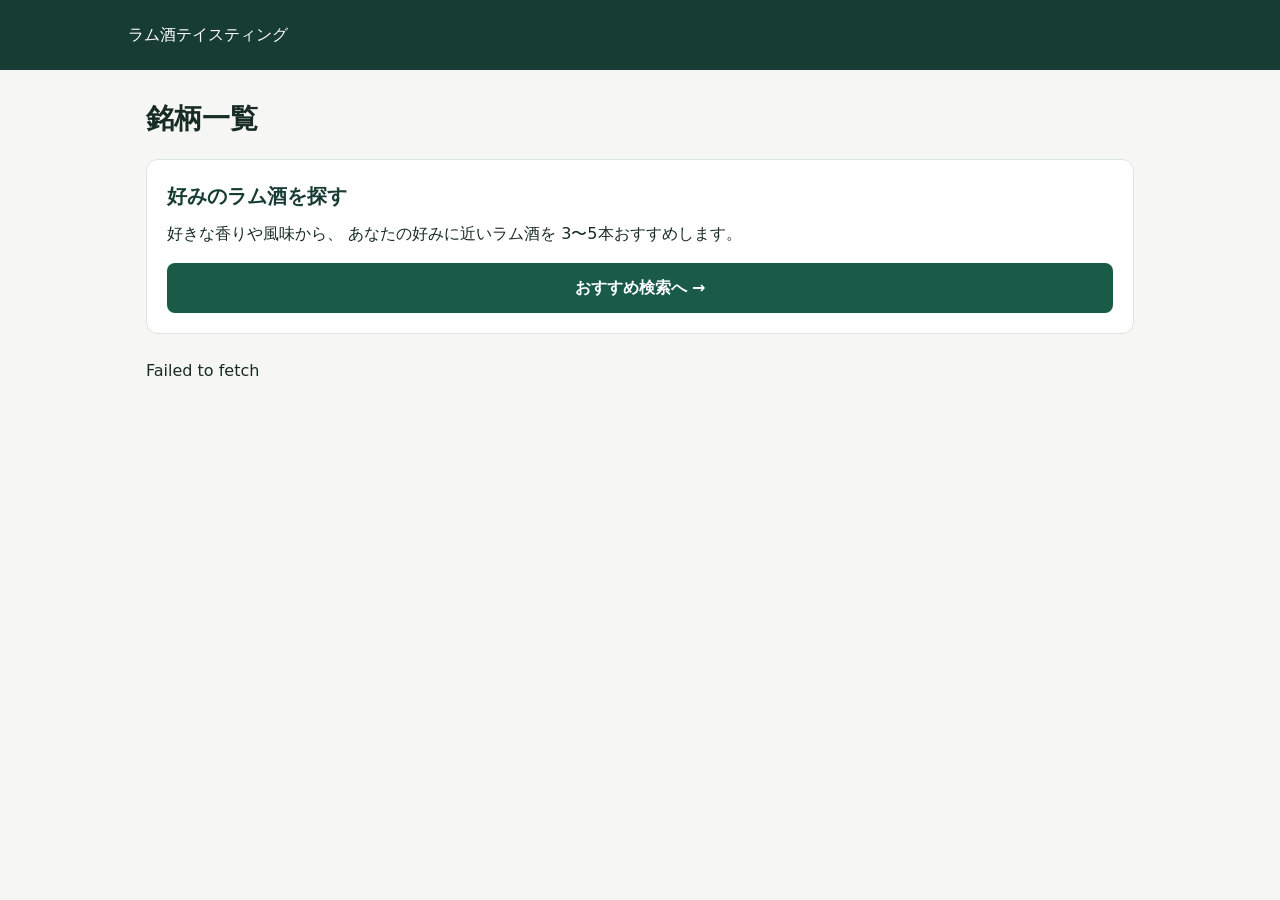
<file: index.html>
<!doctype html>
<html lang="ja">

<head>

  <meta charset="utf-8">

  <meta
    name="viewport"
    content="width=device-width,initial-scale=1"
  >

  <title>ラム酒テイスティング | 銘柄一覧</title>

  <link rel="stylesheet" href="css/style.css">

  <!-- おすすめ検索へのリンク専用スタイル -->
  <style>

    .recommend-entry {
      margin: 16px 0 24px;
    }

    .recommend-entry h2 {
      margin: 0 0 8px;
      color: #173c32;
    }

    .recommend-entry p {
      margin: 8px 0 16px;
    }

    .recommend-entry-link {
      display: block;
      padding: 12px 20px;

      background: #195b47;
      color: #fff;
      border-radius: 8px;

      text-align: center;
      text-decoration: none;
      font-weight: 600;
    }

    .recommend-entry-link:hover {
      background: #173c32;
    }

  </style>

</head>

<body>

  <!-- ヘッダー -->
  <header>
    <a href="index.html">ラム酒テイスティング</a>
  </header>

  <main>

    <h1>銘柄一覧</h1>

    <!-- おすすめ検索への案内 -->
    <section class="panel recommend-entry">

      <h2>好みのラム酒を探す</h2>

      <p>
        好きな香りや風味から、
        あなたの好みに近いラム酒を
        3〜5本おすすめします。
      </p>

      <a
        href="recommend.html"
        class="recommend-entry-link"
      >
        おすすめ検索へ →
      </a>

    </section>

    <!-- 銘柄データの読み込み状況 -->
    <p id="status" aria-live="polite">
      読み込み中…
    </p>

    <!-- 銘柄一覧 -->
    <div id="rum-list" class="grid"></div>

  </main>

  <!-- Supabase接続設定 -->
  <script src="js/config.js"></script>

  <!-- 共通API -->
  <script src="js/api.js"></script>

  <!-- 銘柄一覧の表示処理 -->
  <script src="js/list.js"></script>

</body>

</html>
</file>
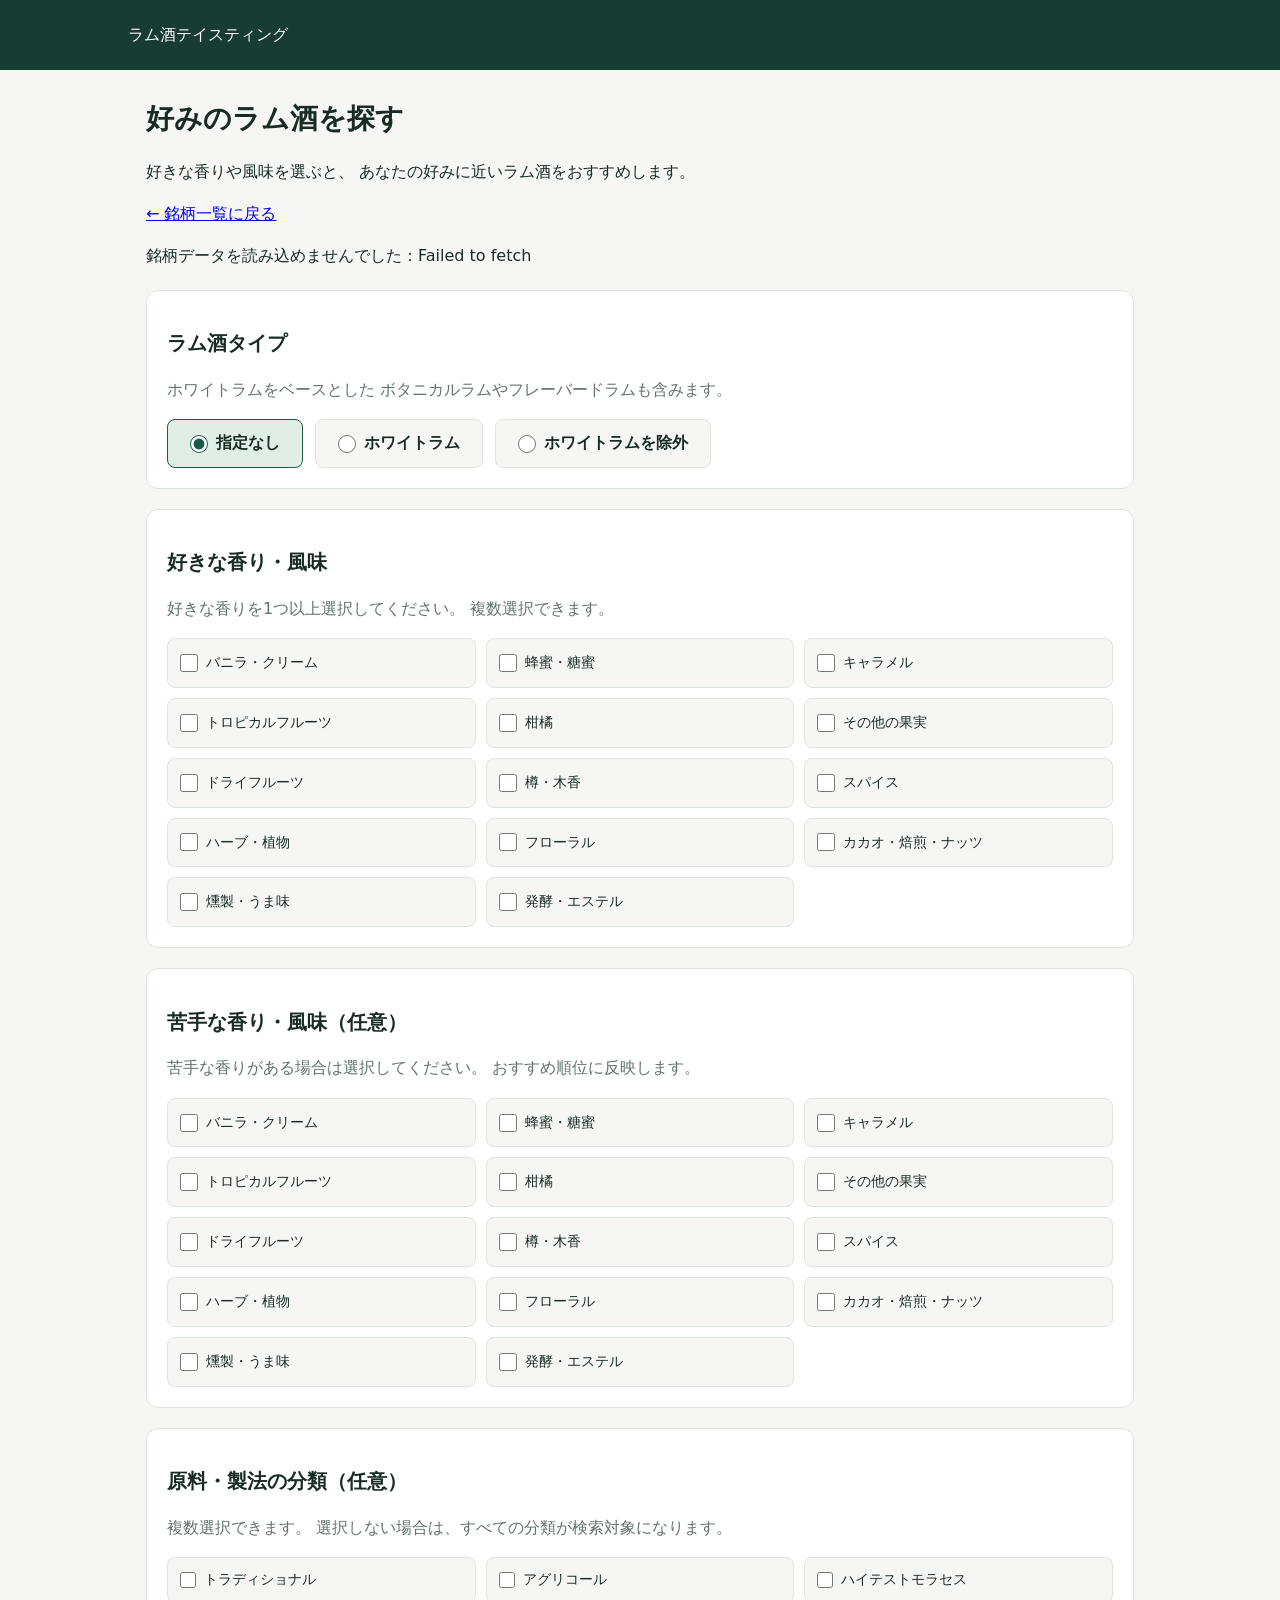
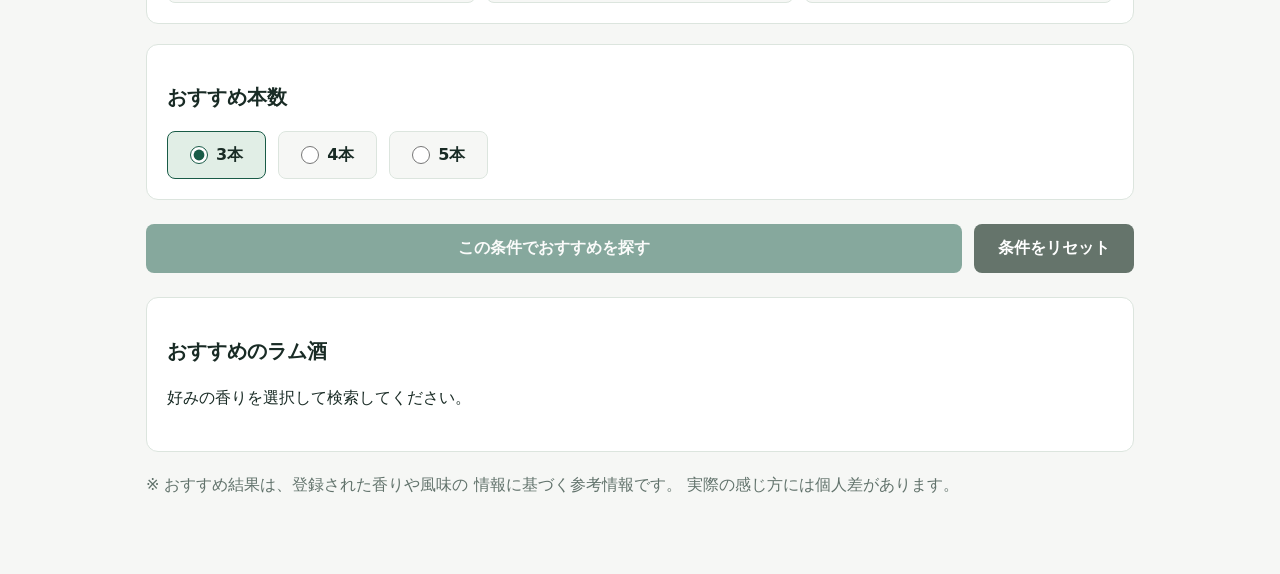
<file: recommend.html>
<!doctype html>
<html lang="ja">

<head>

  <meta charset="utf-8">

  <meta
    name="viewport"
    content="width=device-width,initial-scale=1"
  >

  <title>ラム酒テイスティング | おすすめ検索</title>

  <link rel="stylesheet" href="css/style.css">

</head>

<body>

  <!-- ヘッダー -->
  <header>
    <a href="index.html">ラム酒テイスティング</a>
  </header>

  <main>

    <!-- ページタイトル -->
    <h1>好みのラム酒を探す</h1>

    <p>
      好きな香りや風味を選ぶと、
      あなたの好みに近いラム酒をおすすめします。
    </p>

    <p>
      <a href="index.html">← 銘柄一覧に戻る</a>
    </p>

    <!-- データ読み込み状況 -->
    <p id="status" aria-live="polite">
      読み込み中…
    </p>

    <!-- おすすめ検索フォーム -->
    <form id="recommend-form">

      <!-- ラム酒タイプ -->
      <section class="panel">

        <h2>ラム酒タイプ</h2>

        <p class="muted">
          ホワイトラムをベースとした
          ボタニカルラムやフレーバードラムも含みます。
        </p>

        <div class="choice-group">

          <label>
            <input
              type="radio"
              name="rum_type"
              value="all"
              checked
            >
            指定なし
          </label>

          <label>
            <input
              type="radio"
              name="rum_type"
              value="white"
            >
            ホワイトラム
          </label>

          <label>
            <input
              type="radio"
              name="rum_type"
              value="exclude_white"
            >
            ホワイトラムを除外
          </label>

        </div>

      </section>

      <!-- 好きな香り -->
      <section class="panel">

        <h2>好きな香り・風味</h2>

        <p class="muted">
          好きな香りを1つ以上選択してください。
          複数選択できます。
        </p>

        <div
          id="liked-tags"
          class="flavor-grid"
        ></div>

      </section>

      <!-- 苦手な香り -->
      <section class="panel">

        <h2>苦手な香り・風味（任意）</h2>

        <p class="muted">
          苦手な香りがある場合は選択してください。
          おすすめ順位に反映します。
        </p>

        <div
          id="disliked-tags"
          class="flavor-grid"
        ></div>

      </section>

      <!-- 原料・製法の分類 -->
      <section class="panel">

        <h2>原料・製法の分類（任意）</h2>

        <p class="muted">
          複数選択できます。
          選択しない場合は、すべての分類が検索対象になります。
        </p>

        <div
          id="production-types"
          class="flavor-grid"
        >

          <label>
            <input
              type="checkbox"
              name="production_type"
              value="トラディショナル"
            >
            トラディショナル
          </label>

          <label>
            <input
              type="checkbox"
              name="production_type"
              value="アグリコール"
            >
            アグリコール
          </label>

          <label>
            <input
              type="checkbox"
              name="production_type"
              value="ハイテストモラセス"
            >
            ハイテストモラセス
          </label>

        </div>

      </section>

      <!-- おすすめ本数 -->
      <section class="panel">

        <h2>おすすめ本数</h2>

        <div class="choice-group">

          <label>
            <input
              type="radio"
              name="count"
              value="3"
              checked
            >
            3本
          </label>

          <label>
            <input
              type="radio"
              name="count"
              value="4"
            >
            4本
          </label>

          <label>
            <input
              type="radio"
              name="count"
              value="5"
            >
            5本
          </label>

        </div>

      </section>

      <!-- 検索ボタン -->
      <div class="recommend-actions">

        <button
          type="submit"
          id="search-button"
          disabled
        >
          この条件でおすすめを探す
        </button>

        <button type="reset">
          条件をリセット
        </button>

      </div>

    </form>

    <!-- おすすめ検索結果 -->
    <section class="panel">

      <h2>おすすめのラム酒</h2>

      <p
        id="result-status"
        aria-live="polite"
      >
        好みの香りを選択して検索してください。
      </p>

      <div
        id="recommend-results"
        class="grid"
      ></div>

    </section>

    <!-- 推薦結果についての注意事項 -->
    <p class="muted">
      ※ おすすめ結果は、登録された香りや風味の
      情報に基づく参考情報です。
      実際の感じ方には個人差があります。
    </p>

  </main>

  <!-- Supabase接続設定 -->
  <script src="js/config.js"></script>

  <!-- 共通API -->
  <script src="js/api.js"></script>

  <!-- おすすめ検索処理 -->
  <script src="js/recommend.js"></script>

</body>

</html>
</file>
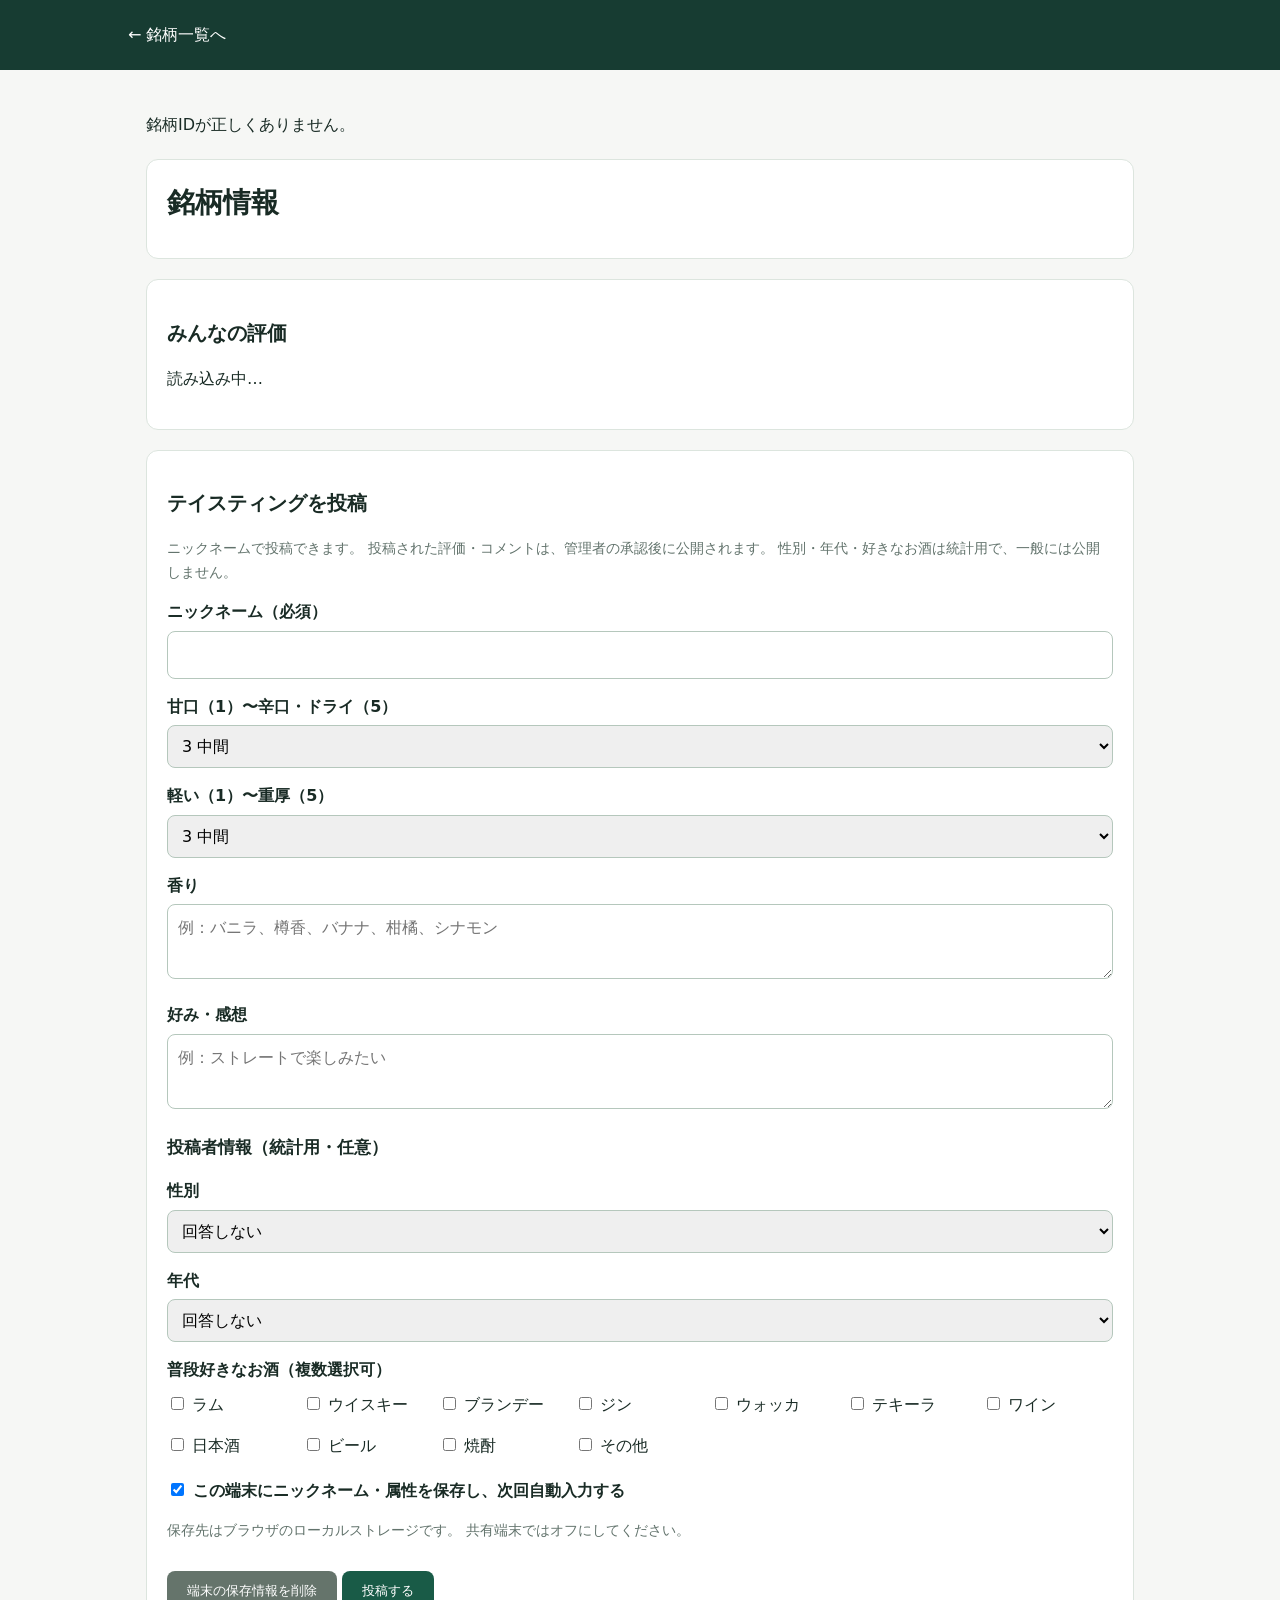
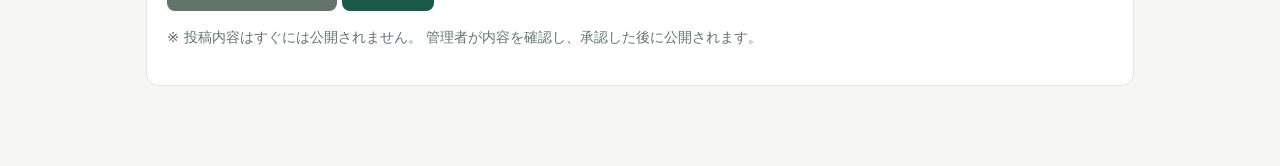
<file: rum.html>
<!doctype html>
<html lang="ja">
<head>
  <meta charset="utf-8">
  <meta name="viewport" content="width=device-width,initial-scale=1">
  <title>ラム酒テイスティング</title>
  <link rel="stylesheet" href="css/style.css">

  <style>
    /* hidden属性が設定された要素を確実に非表示にする */
    [hidden] {
      display: none !important;
    }
  </style>
</head>

<body>
  <header>
    <a href="index.html">← 銘柄一覧へ</a>
  </header>

  <main>
    <p id="status" aria-live="polite">読み込み中…</p>

    <!-- 銘柄情報 -->
    <section class="panel">
      <h1 id="rum-name">銘柄情報</h1>
      <div class="detail-layout">
        <div id="rum-image"></div>
        <div id="rum-detail"></div>
      </div>
    </section>

    <!-- 承認済み口コミ -->
    <section class="panel">
      <h2>みんなの評価</h2>
      <p id="stats">読み込み中…</p>
      <div id="reviews"></div>
    </section>

    <!-- 投稿停止中のお知らせ -->
    <section class="panel" id="submission-notice" hidden>
      <h2>口コミ投稿は現在準備中です</h2>
      <p>
        ラム酒の銘柄情報と公開済み口コミはご覧いただけます。
        口コミ投稿機能は、安全性の確認が完了してから公開する予定です。
      </p>
    </section>

    <!-- 口コミ投稿フォーム -->
    <section class="panel" id="review-submission">
      <h2>テイスティングを投稿</h2>

      <p class="hint">
        ニックネームで投稿できます。
        投稿された評価・コメントは、管理者の承認後に公開されます。
        性別・年代・好きなお酒は統計用で、一般には公開しません。
      </p>

      <form id="review-form">

        <!-- ニックネーム -->
        <label for="nickname">ニックネーム（必須）</label>
        <input id="nickname" maxlength="40" required autocomplete="nickname">

        <!-- 甘辛の評価 -->
        <label for="dryness">甘口（1）〜辛口・ドライ（5）</label>
        <select id="dryness" required>
          <option value="1">1 甘口</option>
          <option value="2">2</option>
          <option value="3" selected>3 中間</option>
          <option value="4">4</option>
          <option value="5">5 辛口・ドライ</option>
        </select>

        <!-- 軽重の評価 -->
        <label for="body">軽い（1）〜重厚（5）</label>
        <select id="body" required>
          <option value="1">1 軽い</option>
          <option value="2">2</option>
          <option value="3" selected>3 中間</option>
          <option value="4">4</option>
          <option value="5">5 重厚</option>
        </select>

        <!-- 香りのコメント -->
        <label for="oak_note">香り</label>
        <textarea id="oak_note" maxlength="1000"
          placeholder="例：バニラ、樽香、バナナ、柑橘、シナモン"></textarea>

        <!-- 既存の投稿処理との互換性を維持 -->
        <textarea id="fruit_note" hidden></textarea>
        <textarea id="spice_note" hidden></textarea>

        <!-- 好み・感想 -->
        <label for="preference_note">好み・感想</label>
        <textarea id="preference_note" maxlength="1500"
          placeholder="例：ストレートで楽しみたい"></textarea>

        <!-- 投稿者情報 -->
        <h3>投稿者情報（統計用・任意）</h3>

        <label for="gender">性別</label>
        <select id="gender">
          <option value="">回答しない</option>
          <option value="male">男性</option>
          <option value="female">女性</option>
          <option value="other">その他</option>
        </select>

        <label for="age_group">年代</label>
        <select id="age_group">
          <option value="">回答しない</option>
          <option value="20">20代</option>
          <option value="30">30代</option>
          <option value="40">40代</option>
          <option value="50">50代</option>
          <option value="60">60代以上</option>
        </select>

        <label>普段好きなお酒（複数選択可）</label>
        <div class="checklist">
          <label><input type="checkbox" name="favorite_drinks" value="rum"> ラム</label>
          <label><input type="checkbox" name="favorite_drinks" value="whisky"> ウイスキー</label>
          <label><input type="checkbox" name="favorite_drinks" value="brandy"> ブランデー</label>
          <label><input type="checkbox" name="favorite_drinks" value="gin"> ジン</label>
          <label><input type="checkbox" name="favorite_drinks" value="vodka"> ウォッカ</label>
          <label><input type="checkbox" name="favorite_drinks" value="tequila"> テキーラ</label>
          <label><input type="checkbox" name="favorite_drinks" value="wine"> ワイン</label>
          <label><input type="checkbox" name="favorite_drinks" value="sake"> 日本酒</label>
          <label><input type="checkbox" name="favorite_drinks" value="beer"> ビール</label>
          <label><input type="checkbox" name="favorite_drinks" value="shochu"> 焼酎</label>
          <label><input type="checkbox" name="favorite_drinks" value="other"> その他</label>
        </div>

        <!-- 投稿者情報の端末保存 -->
        <label>
          <input type="checkbox" id="remember" checked>
          この端末にニックネーム・属性を保存し、次回自動入力する
        </label>

        <p class="hint">
          保存先はブラウザのローカルストレージです。
          共有端末ではオフにしてください。
        </p>

        <button type="button" id="forget-profile" class="secondary">
          端末の保存情報を削除
        </button>

        <!-- 投稿ボタン -->
        <button type="submit" id="send">投稿する</button>

        <!-- 管理者承認についてのお知らせ -->
        <p class="hint">
          ※ 投稿内容はすぐには公開されません。
          管理者が内容を確認し、承認した後に公開されます。
        </p>

        <!-- 投稿結果の表示 -->
        <p id="form-status" role="status" aria-live="polite"></p>

      </form>
    </section>
  </main>

  <!-- JavaScript -->
  <script src="js/config.js"></script>
  <script src="js/api.js"></script>
  <script src="js/rum.js"></script>
</body>
</html>
</file>
<file: css/style.css>
*{box-sizing:border-box}body{margin:0;font-family:system-ui,-apple-system,"Noto Sans JP",sans-serif;background:#f6f7f5;color:#192b25;line-height:1.65}header{background:#173c32;color:#fff;padding:22px max(20px,calc((100vw - 1024px)/2))}header a{color:#fff;text-decoration:none}main{max-width:1024px;margin:auto;padding:26px 18px 60px}h1{font-size:1.75rem;margin:0 0 12px}h2{font-size:1.25rem}h3{font-size:1.05rem}.muted,small{color:#62736c}header .muted{color:#d2e1da}.grid{display:grid;grid-template-columns:repeat(auto-fit,minmax(230px,1fr));gap:16px}.rum-card,.panel,.review{display:block;background:white;border:1px solid #dce5de;border-radius:12px;overflow:hidden}.rum-card{color:inherit;text-decoration:none}.rum-card img,.rum-card .no-photo{height:180px;width:100%;object-fit:contain;background:#e9eee9}.no-photo{display:grid;place-items:center;color:#65746b}.card-body{padding:14px}.card-body h2{margin:4px 0}.card-body p{font-size:.9rem}.panel{padding:20px;margin:20px 0}.detail-layout{display:grid;grid-template-columns:minmax(180px,260px) 1fr;gap:20px}.detail-layout img,.detail-layout .no-photo{width:100%;max-height:320px;object-fit:contain;background:#eef1ed;border-radius:10px}label{display:block;font-weight:600;margin:15px 0 5px}input:not([type=checkbox]),select,textarea{width:100%;padding:10px;border:1px solid #b5c7bc;border-radius:8px;font:inherit}textarea{min-height:74px}.checklist{display:grid;grid-template-columns:repeat(auto-fit,minmax(130px,1fr));gap:6px}.checklist label{font-weight:400;margin:4px 0}button{background:#195b47;color:#fff;border:0;padding:11px 20px;border-radius:8px;cursor:pointer;margin-top:14px}button:disabled{opacity:.5}.secondary{background:#65746b}.review{padding:15px;margin:10px 0}.review p{white-space:pre-wrap;overflow-wrap:anywhere}.hint{font-size:.9rem;color:#62736c}@media(max-width:600px){.detail-layout{grid-template-columns:1fr}main{padding:18px 12px}header{padding:16px}}

/* ==================================================
   おすすめ検索ページ専用スタイル
   ================================================== */


/* --------------------------------------------------
   1. 香り・風味の選択肢
   -------------------------------------------------- */

#recommend-form .flavor-grid {
  display: grid;
  grid-template-columns: repeat(3, minmax(0, 1fr));
  gap: 10px;
  margin-top: 16px;
}

#recommend-form .flavor-option {
  display: flex;
  align-items: center;
  gap: 8px;

  margin: 0;
  padding: 12px;

  background: #f6f7f5;
  border: 1px solid #dce5de;
  border-radius: 8px;

  font-size: 0.9rem;
  font-weight: 400;
  overflow-wrap: anywhere;

  cursor: pointer;
  transition: background 0.15s, border-color 0.15s;
}

#recommend-form .flavor-option:hover {
  background: #e9f0eb;
  border-color: #8eae9e;
}


/* チェックボックス */

#recommend-form input[type="checkbox"] {
  width: 18px;
  height: 18px;
  margin: 0;

  flex-shrink: 0;
  accent-color: #195b47;

  cursor: pointer;
}


/* 選択された香り */

#recommend-form .flavor-option:has(input:checked) {
  background: #e1eee6;
  border-color: #195b47;
  color: #173c32;
  font-weight: 600;
}


/* 苦手な香りの選択色 */

#disliked-tags .flavor-option:has(input:checked) {
  background: #f5e8e3;
  border-color: #b77c69;
  color: #824b39;
}

#disliked-tags input[type="checkbox"] {
  accent-color: #a65e48;
}


/* 重複選択できない項目 */

#recommend-form .flavor-option:has(input:disabled) {
  opacity: 0.4;
  cursor: not-allowed;
}

#recommend-form input:disabled {
  cursor: not-allowed;
}


/* --------------------------------------------------
   2. おすすめ本数
   -------------------------------------------------- */

#recommend-form .choice-group {
  display: flex;
  flex-wrap: wrap;
  gap: 12px;
}

#recommend-form .choice-group label {
  display: flex;
  align-items: center;
  justify-content: center;
  gap: 8px;

  margin: 0;
  padding: 10px 22px;

  background: #f6f7f5;
  border: 1px solid #dce5de;
  border-radius: 8px;

  cursor: pointer;
}


/* 既存CSSによるラジオボタンの崩れを修正 */

#recommend-form input[type="radio"] {
  width: 18px;
  height: 18px;

  margin: 0;
  padding: 0;

  flex-shrink: 0;
  accent-color: #195b47;

  cursor: pointer;
}

#recommend-form .choice-group label:has(input:checked) {
  background: #e1eee6;
  border-color: #195b47;
}


/* --------------------------------------------------
   3. 検索・リセットボタン
   -------------------------------------------------- */

#recommend-form .recommend-actions {
  display: flex;
  flex-wrap: wrap;
  gap: 12px;
  margin: 24px 0;
}

#recommend-form .recommend-actions button {
  margin: 0;
  padding: 14px 24px;

  font-size: 1rem;
  font-weight: 600;
}

#recommend-form button[type="submit"] {
  flex: 1;
}

#recommend-form button[type="reset"] {
  background: #65746b;
}

#recommend-form button:disabled {
  cursor: not-allowed;
}


/* --------------------------------------------------
   4. おすすめ検索結果
   -------------------------------------------------- */

#recommend-results {
  display: grid;
  grid-template-columns: repeat(3, minmax(0, 1fr));
  gap: 16px;

  margin-top: 20px;
  align-items: stretch;
}

#recommend-results .recommend-card {
  display: flex;
  flex-direction: column;

  min-width: 0;
  padding: 14px;

  background: #fff;
  border: 1px solid #dce5de;
  border-radius: 12px;

  overflow: hidden;
  overflow-wrap: anywhere;
}


/* 推薦順位 */

#recommend-results .recommend-rank {
  margin: 0 0 12px;
  padding: 7px 10px;

  background: #173c32;
  color: #fff;
  border-radius: 6px;

  text-align: center;
  font-size: 0.9rem;
  font-weight: 600;
}


/* --------------------------------------------------
   5. ボトル写真
   -------------------------------------------------- */

#recommend-results .recommend-card img,
#recommend-results .recommend-card .no-photo {
  display: block;

  width: 100%;
  max-width: 100%;
  height: 220px;

  object-fit: contain;

  background: #eef1ed;
  border-radius: 8px;
}

#recommend-results .recommend-card .no-photo {
  display: grid;
  place-items: center;
}


/* --------------------------------------------------
   6. 銘柄名・説明文
   -------------------------------------------------- */

#recommend-results .recommend-card h3 {
  margin: 14px 0 10px;
  font-size: 1.05rem;
  line-height: 1.5;
}

#recommend-results .recommend-card h3 a {
  color: #173c32;
  text-decoration: none;
}

#recommend-results .recommend-card h3 a:hover {
  text-decoration: underline;
}

#recommend-results .recommend-card p:not(.recommend-rank) {
  margin: 5px 0;
  font-size: 0.85rem;
  line-height: 1.65;
}

#recommend-results .recommend-card strong {
  color: #173c32;
}


/* --------------------------------------------------
   7. 銘柄詳細へのリンク
   -------------------------------------------------- */

#recommend-results .recommend-detail-link {
  display: block;

  margin-top: auto;
  padding: 14px 0 4px;

  color: #195b47;
  font-size: 0.9rem;
  font-weight: 600;
  text-decoration: none;
}

#recommend-results .recommend-detail-link:hover {
  text-decoration: underline;
}


/* --------------------------------------------------
   8. タブレット対応
   -------------------------------------------------- */

@media (max-width: 800px) {

  #recommend-form .flavor-grid {
    grid-template-columns: repeat(2, minmax(0, 1fr));
  }

  #recommend-results {
    grid-template-columns: repeat(2, minmax(0, 1fr));
  }

}


/* --------------------------------------------------
   9. スマートフォン対応
   -------------------------------------------------- */

@media (max-width: 600px) {

  #recommend-form .panel {
    padding: 14px;
  }

  #recommend-form .flavor-grid {
    gap: 8px;
  }

  #recommend-form .flavor-option {
    padding: 10px 8px;
    font-size: 0.85rem;
  }

  #recommend-form .choice-group {
    gap: 8px;
  }

  #recommend-form .choice-group label {
    flex: 1;
    padding: 10px;
  }

  #recommend-form .recommend-actions {
    flex-direction: column;
  }

  #recommend-results {
    grid-template-columns: 1fr;
  }

  #recommend-results .recommend-card {
    padding: 16px;
  }

  #recommend-results .recommend-card img,
  #recommend-results .recommend-card .no-photo {
    height: 240px;
  }

  #recommend-results .recommend-card p:not(.recommend-rank) {
    font-size: 0.9rem;
  }

}


/* 非常に幅の狭い画面への対応 */

@media (max-width: 360px) {

  #recommend-form .flavor-grid {
    grid-template-columns: 1fr;
  }

}

/* ==================================================
   おすすめ検索：原料・製法の分類
   ================================================== */

#production-types label {
  display: flex;
  align-items: center;
  gap: 8px;
  margin: 0;
  padding: 10px 12px;
  border: 1px solid #dce5de;
  border-radius: 8px;
  background: #f6f7f5;
  font-weight: 400;
  font-size: 0.9rem;
  cursor: pointer;
}

/* チェックボックス */
#production-types input[type="checkbox"] {
  flex-shrink: 0;
  width: 16px;
  height: 16px;
  margin: 0;
  accent-color: #195b47;
}

/* マウスを重ねたとき */
#production-types label:hover {
  border-color: #195b47;
}

/* 選択された項目 */
#production-types label:has(input:checked) {
  background: #e1eee6;
  border-color: #195b47;
  color: #173c32;
  font-weight: 600;
}

/* キーボード操作時 */
#production-types label:focus-within {
  outline: 2px solid #195b47;
  outline-offset: 2px;
}
</file>
